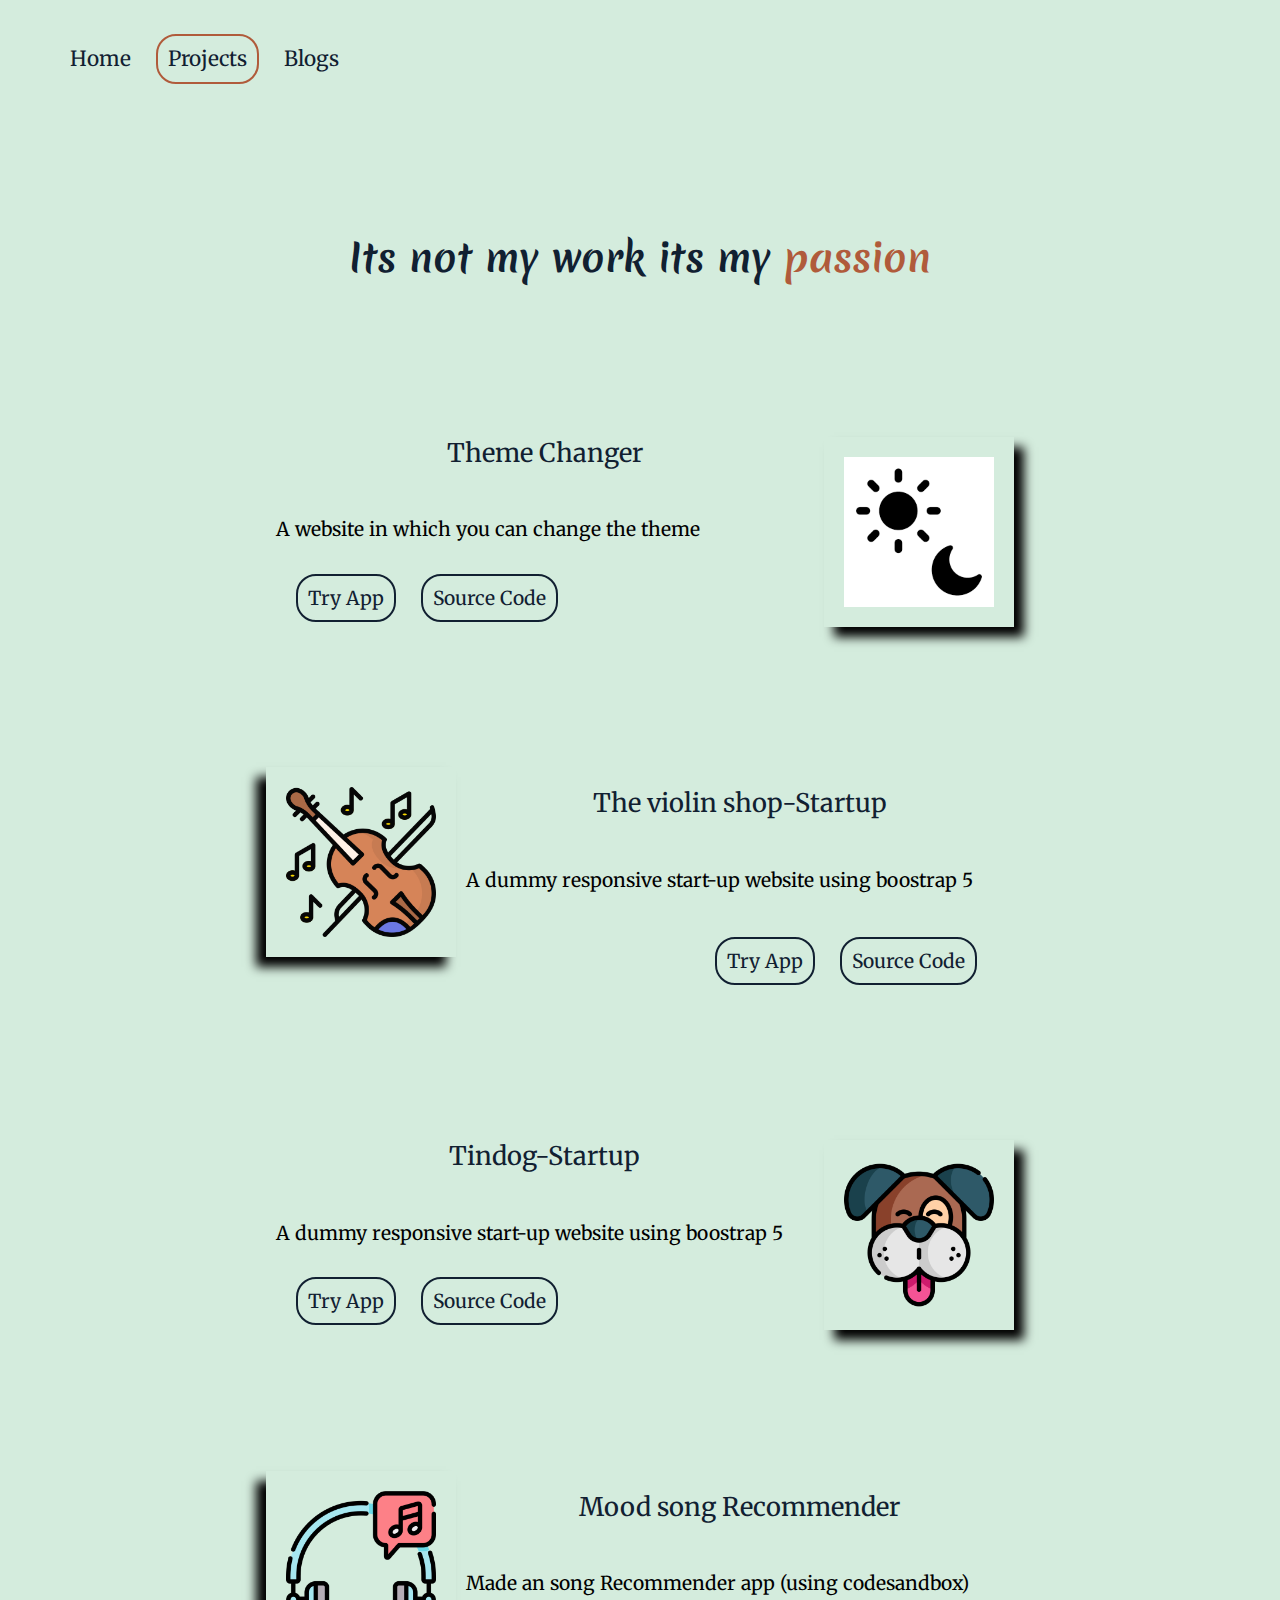
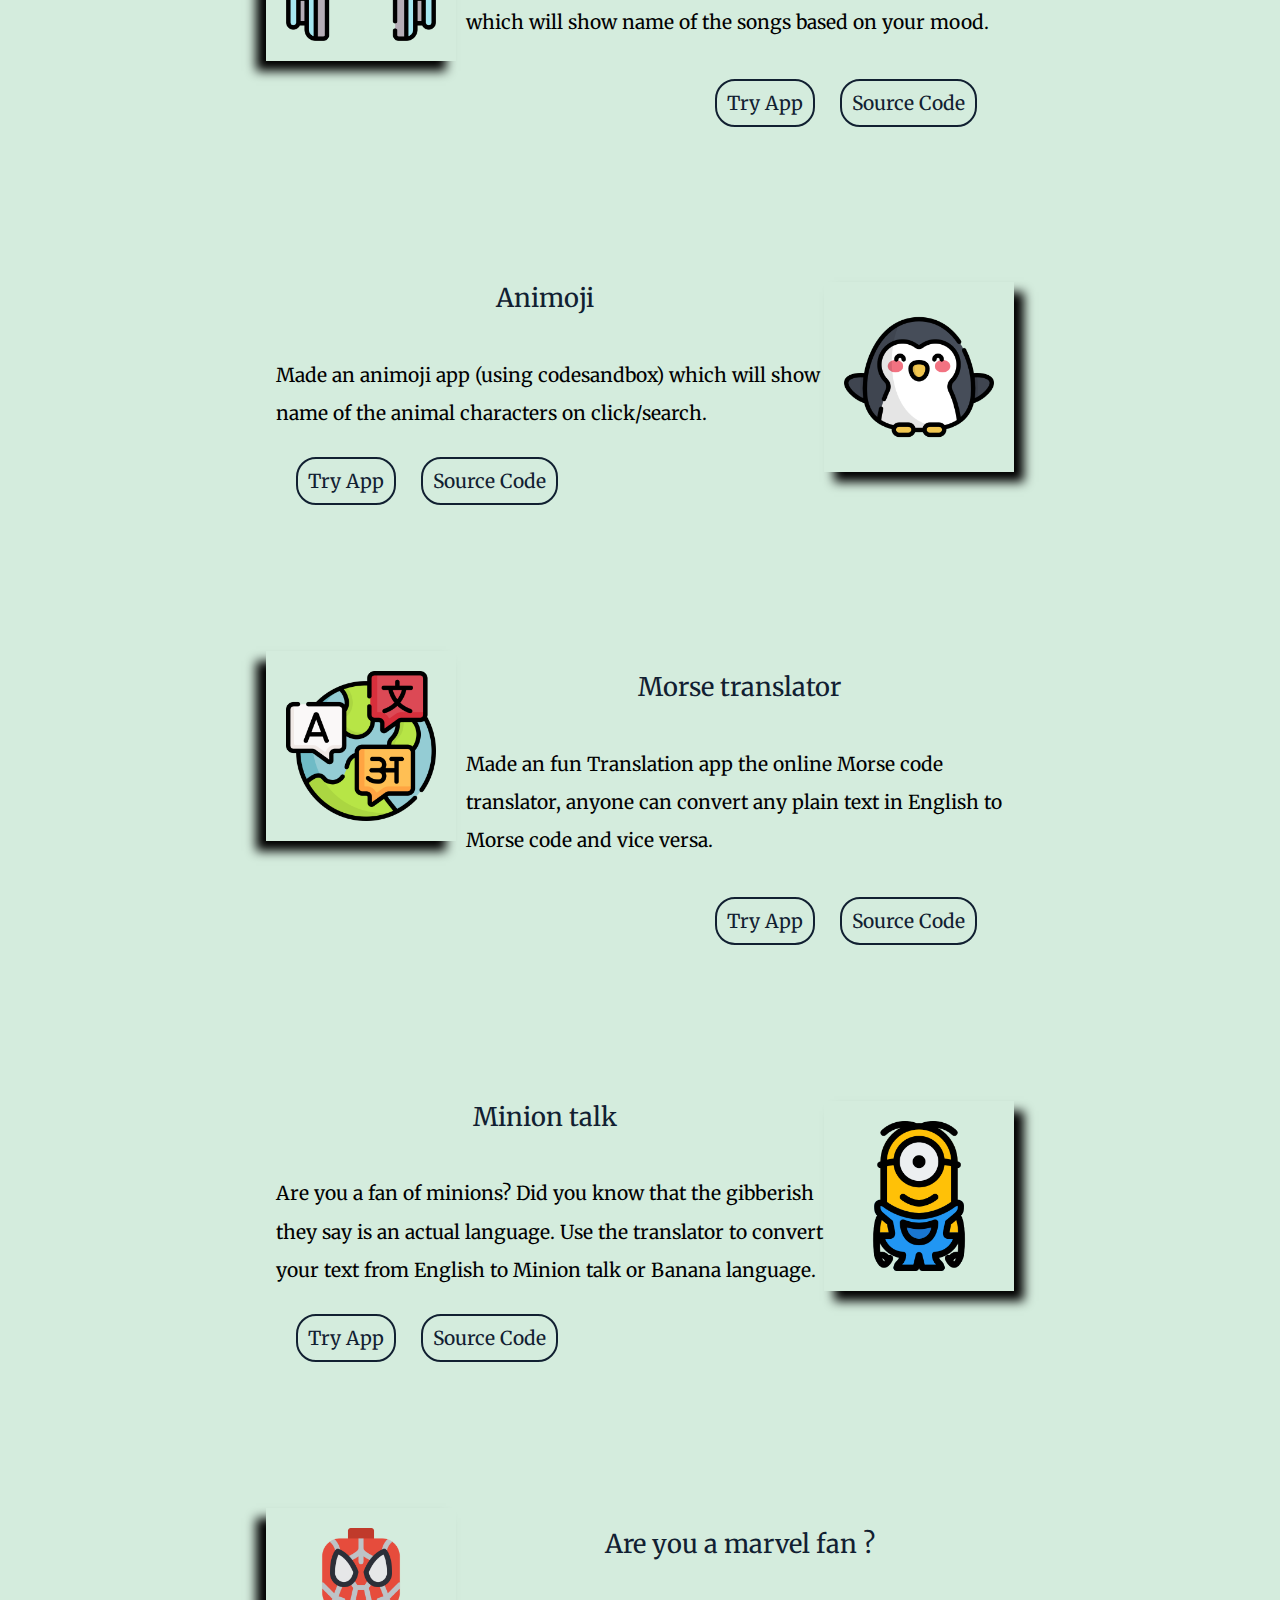
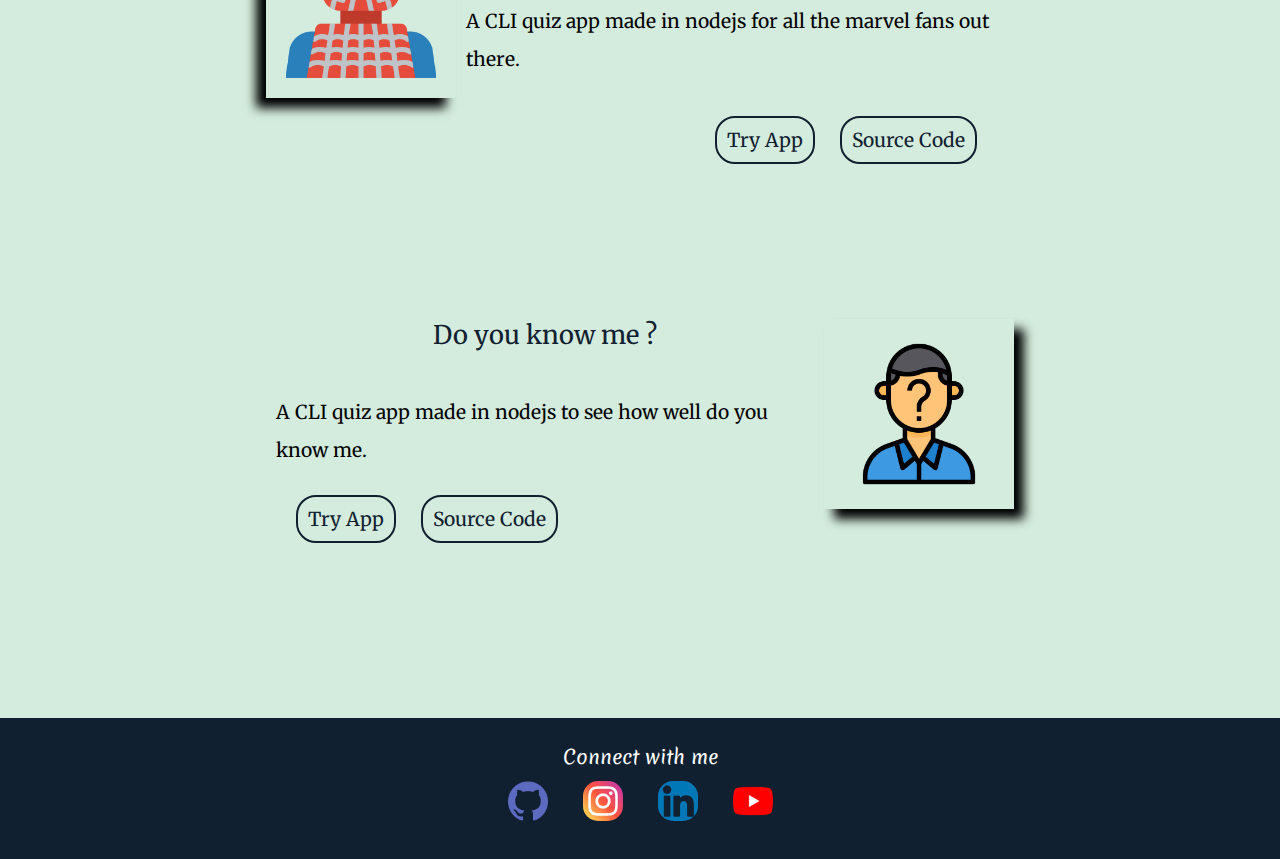
<file: projects.html>
<!DOCTYPE html>
<html lang="en">
  <head>
    <meta charset="UTF-8" />
    <meta http-equiv="X-UA-Compatible" content="IE=edge" />
    <meta name="viewport" content="width=device-width, initial-scale=1.0" />
    <title>Akshay Achuthan | Projects</title>

    <!-- favicon link  -->
    <link rel="icon" href="fav.ico" type="image/x-icon" />

    <!-- google font api -->
    <link
      href="https://fonts.googleapis.com/css2?family=Merienda&family=Merriweather:ital,wght@1,700&family=Tangerine&display=swap"
      rel="stylesheet"
    />

    <!-- css style link -->
    <link rel="stylesheet" href="css/projects.css" />
  </head>

  <body>
    <!-- navigation menu -->

    <nav class="navigation">
      <ul>
        <li>
          <a href="Index.html">Home</a>
        </li>

        <li>
          <a class="active" href="#">Projects</a>
        </li>

        <li>
          <a href="/blogs.html">Blogs</a>
        </li>
      </ul>
    </nav>

    <!-- project containers -->

    <div class="main-container">
      <h1>
        Its not my work its my <span style="color: #b05b3b">passion</span>
      </h1>

      <!-- project-section 1 -->

      <div class="project-sec">
        <img
          class="project-sec-right-img"
          src="images/theme.png"
          alt="theme-image "
        />

        <h2>Theme Changer</h2>

        <p>A website in which you can change the theme</p>

        <div class="project-sec-left-buttons">
          <a href="https://theme-chg.netlify.app/" target="_blank">Try App</a>

          <a
            href="https://github.com/Akshay-Achuthan/Theme-Change"
            target="_blank"
            >Source Code</a
          >
        </div>
      </div>

      <!-- project-section 2 -->

      <div class="project-sec">
        <img
          class="project-sec-left-img"
          src="images/violin.png"
          alt="violin-image "
        />

        <h2>The violin shop-Startup</h2>

        <p>A dummy responsive start-up website using boostrap 5</p>

        <div class="project-sec-right-buttons">
          <a href="https://theviolinshop.netlify.app" target="_blank"
            >Try App</a
          >

          <a
            href="https://github.com/Akshay-Achuthan/Violin-shop-startup"
            target="_blank"
            >Source Code</a
          >
        </div>
      </div>

      <!-- project-section-3 -->

      <div class="project-sec">
        <img
          class="project-sec-right-img"
          src="images/dog.png"
          alt="dog-face "
        />

        <h2>Tindog-Startup</h2>

        <p>A dummy responsive start-up website using boostrap 5</p>

        <div class="project-sec-left-buttons">
          <a href="https://tindog-startup.netlify.app/" target="_blank"
            >Try App</a
          >

          <a
            href="https://github.com/Akshay-Achuthan/tindog-startup"
            target="_blank"
            >Source Code</a
          >
        </div>
      </div>

      <!-- project-section-4 -->

      <div class="project-sec">
        <img
          class="project-sec-left-img"
          src="images/headphones.png"
          alt="question-mark face"
        />

        <h2>Mood song Recommender</h2>

        <p>
          Made an song Recommender app (using codesandbox) which will show name
          of the songs based on your mood.
        </p>

        <div class="project-sec-right-buttons">
          <a href="https://moodsongs.netlify.app/" target="_blank">Try App</a>

          <a
            href="https://github.com/Akshay-Achuthan/Mood-songs"
            target="_blank"
            >Source Code</a
          >
        </div>
      </div>

      <!-- project-section-5 -->

      <div class="project-sec">
        <img
          class="project-sec-right-img"
          src="images/penguin.png"
          alt="question-mark face"
        />

        <h2>Animoji</h2>

        <p>
          Made an animoji app (using codesandbox) which will show name of the
          animal characters on click/search.
        </p>

        <div class="project-sec-left-buttons">
          <a href="https://aniimoji.netlify.app/" target="_blank">Try App</a>

          <a href="https://github.com/Akshay-Achuthan/Animoji" target="_blank"
            >Source Code</a
          >
        </div>
      </div>

      <!-- project-section-6 -->

      <div class="project-sec">
        <img
          class="project-sec-left-img"
          src="images/languages.png"
          alt="question-mark face"
        />

        <h2>Morse translator</h2>

        <p>
          Made an fun Translation app the online Morse code translator, anyone
          can convert any plain text in English to Morse code and vice versa.
        </p>

        <div class="project-sec-right-buttons">
          <a href="https://morsetrans.netlify.app/" target="_blank">Try App</a>

          <a
            href="https://github.com/Akshay-Achuthan/Morse-Code"
            target="_blank"
            >Source Code</a
          >
        </div>
      </div>

      <!-- project-section-7 -->

      <div class="project-sec">
        <img
          class="project-sec-right-img"
          src="images/minion.png"
          alt="question-mark face"
        />

        <h2>Minion talk</h2>

        <p>
          Are you a fan of minions? Did you know that the gibberish they say is
          an actual language. Use the translator to convert your text from
          English to Minion talk or Banana language.
        </p>

        <div class="project-sec-left-buttons">
          <a href="https://minion01.netlify.app/" target="_blank">Try App</a>

          <a
            href="https://github.com/Akshay-Achuthan/minion-talk"
            target="_blank"
            >Source Code</a
          >
        </div>
      </div>

      <!-- project-section-8 -->

      <div class="project-sec">
        <img
          class="project-sec-left-img"
          src="images/spiderman.png"
          alt="spiderman image"
        />

        <h2>Are you a marvel fan ?</h2>

        <p>A CLI quiz app made in nodejs for all the marvel fans out there.</p>

        <div class="project-sec-right-buttons pad">
          <a
            href="https://replit.com/@AKSHAYACHUTHAN/end-game?embed=1&output=1"
            target="_blank"
            >Try App</a
          >

          <a href="https://github.com/Akshay-Achuthan/QuizApp-2" target="_blank"
            >Source Code</a
          >
        </div>
      </div>

      <!-- Project-section-9 -->

      <div class="project-sec">
        <img
          class="project-sec-right-img"
          src="images/question.png"
          alt="question-mark face"
        />

        <h2>Do you know me ?</h2>

        <p>A CLI quiz app made in nodejs to see how well do you know me.</p>

        <div class="project-sec-left-buttons">
          <a
            href="https://replit.com/@AKSHAYACHUTHAN/Do-you-know-me?embed=1anoutput=1"
            target="_blank"
            >Try App</a
          >

          <a href="https://github.com/Akshay-Achuthan/QuizApp-1" target="_blank"
            >Source Code</a
          >
        </div>
      </div>
    </div>

    <!-- footer  -->

    <div class="bottom-container">
      <p>Connect with me</p>

      <a href="https://github.com/Akshay-Achuthan" target="_blank"
        ><img src="images/github.png"
      /></a>

      <a href="https://www.instagram.com/akshay_achuthan97/" target="_blank"
        ><img src="images/instagram.png"
      /></a>

      <a href="https://www.linkedin.com/in/akshay-achuthan/" target="_blank"
        ><img src="images/linkedin.png"
      /></a>

      <a
        href="https://www.youtube.com/channel/UCJYjV6KYeE_WjEeeAnmzy5w"
        target="_blank"
        ><img src="images/youtube.png"
      /></a>
    </div>
  </body>
</html>
</file>
<file: css/projects.css>
/* body styling  */

body {
  margin: 0px;
  text-align: center;
  font-family: "Merriweather", serif;
  font-size: 1.2rem;
  line-height: 2;
  background-color: #d4ecdd;
}

/* html style */

h1 {
  font-family: "Merienda", cursive;
  margin: 50px auto 0 auto;
  color: #112031;
  font-size: 2em;
}

h2 {
  color: #112031;
  font-size: 1.6rem;
  font-weight: normal;
}

h3 {
  font-size: 1.2rem;
  color: #112031;
}

hr {
  border-style: none;
  border-top-style: dotted;
  border-width: 5px;
  border-color: #b05b3b;
  width: 5%;
}

/* navigation menu styling */

.navigation {
  background-color: #d4ecdd;
  padding: 20px;
  display: block;
}

.navigation ul {
  list-style-type: none;
  text-align: left;
}

.navigation li {
  display: inline;
  padding: 10px;
}

.navigation a {
  font-size: 1.3rem;
  color: #112031;
  text-decoration: none;
}

.navigation a:hover {
  border: 2px solid #22577a;
  padding: 10px;
  border-radius: 20px;
}

.active {
  border: 2px solid #b05b3b;
  border-radius: 20px;
  padding: 10px;
}

/* main division */

.main-container {
  width: 90%;
  margin: auto;
  height: auto;
  display: block;
  padding: 50px;
}

/* project section */

.project-sec {
  width: 65%;
  height: auto;
  margin: 100px auto;
  padding: 10px;
}

.project-sec a {
  text-decoration: none;
  color: #112031;
  padding: 10px;
  margin: 10px;
  border: 2px solid #112031;
  border-radius: 20px;
}

.project-sec a:hover {
  border: 2px solid #b05b3b;
  border-radius: 20px;
  padding: 10px;
}

.project-sec p {
  padding: 10px;
  width: 98%;
  margin: auto;
  text-align: left;
}

.project-sec-left-img {
  width: 150px;
  float: left;
  margin-right: 10px;
  margin-top: 10px;
  padding: 20px;
  box-shadow: black -10px 10px 10px;
}

.project-sec-right-img {
  width: 150px;
  float: right;
  padding: 20px;
  margin-top: 30px;
  box-shadow: black 10px 10px 10px;
}

.project-sec-right-buttons {
  width: 50%;
  margin: 3% 0% 0% 45%;
  padding: 10px;
  text-align: right;
}

.project-sec-left-buttons {
  width: 50%;
  margin: 10px 0px 10px 10px;
  padding: 10px;
  text-align: left;
}

/* footer section */

.bottom-container {
  background-color: #112031;
  color: white;
  padding: 20px;
}

.bottom-container p {
  font-family: "Merienda", cursive;
  margin: 0%;
}

.bottom-container a {
  padding: 10px;
  text-decoration: none;
}

.bottom-container img {
  width: 40px;
  padding: 5px;
  border-radius: 20px;
}

.bottom-container img:hover {
  background-color: #d4ecdd;
}

@media (min-width: 200px) and (max-width: 800px) {
  /* html tags */

  h1 {
    font-size: 1.5rem;
  }

  h2 {
    font-size: 1.2rem;
  }

  h3 {
    font-size: 1rem;
  }

  p {
    font-size: 0.8rem;
  }

  /* main-container */

  .main-container {
    padding: 0%;
  }

  .main-container p {
    width: 90%;
  }

  /* navigation menu */

  .navigation ul {
    padding: 10px;
    text-align: center;
  }

  .navigation li {
    padding: 10px;
    font-size: 1.2rem;
  }

  .navigation a {
    font-size: 1rem;
  }
  /* project section */

  .project-sec {
    width: 80%;
    margin: 50px auto;
  }

  .project-sec p {
    text-align: justify;
    padding: 0%;
  }

  .project-sec img {
    float: none;
    width: 100px;
  }

  .project-sec-left-buttons {
    margin: 5% 0% 5% 0%;
    text-align: center;
    width: 90%;
    font-size: 0.8rem;
  }

  .project-sec-right-buttons {
    margin: 5% 0% 5% 0%;
    font-size: 0.8rem;
    text-align: center;
    width: 90%;
  }

  .project-sec a {
    margin: 3%;
    text-align: center;
  }

  /* footer */
  .bottom-container img {
    width: 30px;
  }
}
</file>
